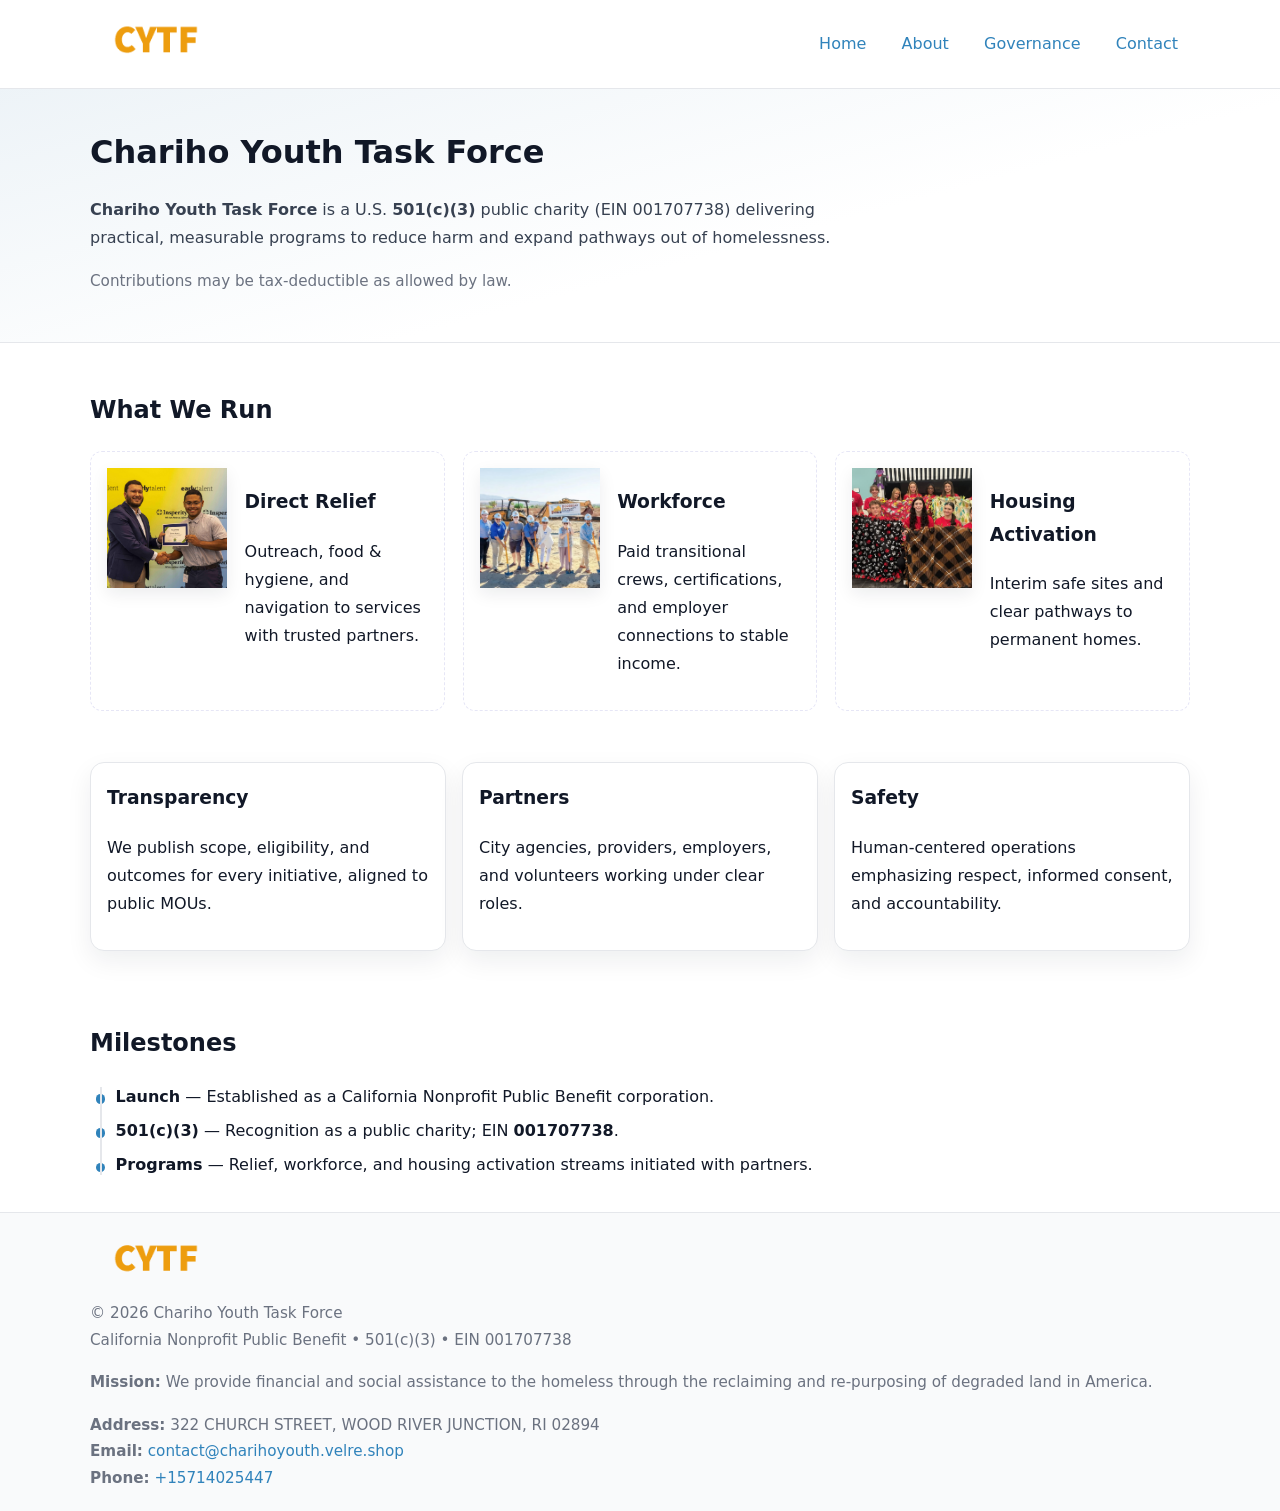
<file: index.html>
<!doctype html>
<html lang="en">
<head>
<meta charset="utf-8"/><meta name="viewport" content="width=device-width,initial-scale=1"/>
<title>Chariho Youth Task Force – Nonprofit • 2025</title>
<link rel="stylesheet" href="assets/styles.css"/><link rel="icon" href="images/logo.png">
<meta name="data-ein" content="001707738"><meta name="data-name" content="Chariho Youth Task Force">
<meta name="data-email" content="contact@charihoyouth.velre.shop"><meta name="data-phone" content="+15714025447">
<meta name="data-address" content="322 CHURCH STREET,
WOOD RIVER JUNCTION, RI 02894"><meta name="data-map" content="322+CHURCH+STREET,+WOOD+RIVER+JUNCTION,+RI+02894">
  <meta name="description" content="Our nonprofit strengthens the community with programs focused on community services, education, and direct relief.">
<meta name="facebook-domain-verification" content="ivvia8yqkh4yjc864jxwb6haa4av6z" />
</head>
<body>
<div style="position:absolute;left:-9999px;top:-9999px;opacity:0" data-uniq="{{UNIQUE_BLOB}}">
  <span>Our nonprofit strengthens the community with programs focused on community services, education, and direct relief.</span><svg width="12" height="12" viewBox="0 0 12 12" xmlns="http://www.w3.org/2000/svg"><circle cx="6" cy="6" r="5" fill="#0f766e"/></svg><img src="images/land.jpg" width="1" height="1" alt="" loading="lazy"/>
</div>

<header>
  <div class="header-wrap">
    <a href="index.html" aria-label="Home"><img src="images/logo.png" alt="Chariho Youth Task Force logo" style="width:132px"></a>
    <nav><a class="active" href="index.html">Home</a><a href="about.html">About</a><a href="governance.html">Governance</a><a href="contact.html">Contact</a></nav>
  </div>
</header>

<section class="c01052fdd64">
  <div class="container">
    <h1>Chariho Youth Task Force</h1>
    <p class="c77118e050d"><strong>Chariho Youth Task Force</strong> is a U.S. <strong>501(c)(3)</strong> public charity (EIN 001707738) delivering practical, measurable programs to reduce harm and expand pathways out of homelessness.</p>
    <p class="small">Contributions may be tax-deductible as allowed by law.</p>
  </div>
</section>

<main>
  <!-- What We Run: ảnh vuông 120x120 -->
  <section class="section">
    <div class="container">
      <h2>What We Run</h2>
      <div class="feature-row">
        <div class="feature">
          <img class="thumb" src="images/relief.jpg" alt="Direct Relief">
          <div><h3>Direct Relief</h3><p>Outreach, food & hygiene, and navigation to services with trusted partners.</p></div>
        </div>
        <div class="feature">
          <img class="thumb" src="images/jobs.jpg" alt="Workforce">
          <div><h3>Workforce</h3><p>Paid transitional crews, certifications, and employer connections to stable income.</p></div>
        </div>
        <div class="feature">
          <img class="thumb" src="images/land.jpg" alt="Housing Activation">
          <div><h3>Housing Activation</h3><p>Interim safe sites and clear pathways to permanent homes.</p></div>
        </div>
      </div>
    </div>
  </section>

  <section class="section">
    <div class="container grid">
      <div class="cards">
        <article class="c87605ed1e0"><h3>Transparency</h3><p>We publish scope, eligibility, and outcomes for every initiative, aligned to public MOUs.</p></article>
        <article class="c87605ed1e0"><h3>Partners</h3><p>City agencies, providers, employers, and volunteers working under clear roles.</p></article>
        <article class="c87605ed1e0"><h3>Safety</h3><p>Human-centered operations emphasizing respect, informed consent, and accountability.</p></article>
      </div>
    </div>
  </section>

  <!-- Milestones: bullet chuẩn -->
  <section class="section">
    <div class="container">
      <h2>Milestones</h2>
      <ul class="timeline">
        <li><strong>Launch</strong> — Established as a California Nonprofit Public Benefit corporation.</li>
        <li><strong>501(c)(3)</strong> — Recognition as a public charity; EIN <strong>001707738</strong>.</li>
        <li><strong>Programs</strong> — Relief, workforce, and housing activation streams initiated with partners.</li>
      </ul>
    </div>
  </section>

  <footer>
    <div class="grid">
      <div><img src="images/logo.png" alt="" style="width:132px;margin-bottom:.5rem"><div class="small">© <span id="year"></span> Chariho Youth Task Force</div><div class="small">California Nonprofit Public Benefit • 501(c)(3) • EIN 001707738</div></div>
      <div><div class="small"><strong>Mission:</strong> We provide financial and social assistance to the homeless through the reclaiming and re-purposing of degraded land in America.</div></div>
      <div><div class="small"><strong>Address:</strong> 322 CHURCH STREET,
WOOD RIVER JUNCTION, RI 02894<br><strong>Email:</strong> <a href="mailto:contact@charihoyouth.velre.shop">contact@charihoyouth.velre.shop</a><br><strong>Phone:</strong> <a href="tel:+15714025447">+15714025447</a></div></div>
    </div>
  </footer>
</main>

<!-- color/skin -->
<script>(function(){function g(n){const e=document.querySelector('meta[name="'+n+'"]');return e?e.content:''}
function h(s){let x=2166136261>>>0;for(let i=0;i<s.length;i++){x^=s.charCodeAt(i);x=(x*16777619)>>>0}return x>>>0}
let k=(g('data-ein')||'').replace(/\D+/g,'');if(!k)k=g('data-name')||location.hostname||'d';
const key=h(String(k)),H=key%360,S=55+(key%20),L=46;
const r=document.documentElement;r.style.setProperty('--brand',`hsl(${H} ${S}% ${L}%)`);
r.style.setProperty('--brand-ink',`hsl(${H} ${Math.min(95,S+10)}% ${Math.max(22,L-18)}%)`);
r.style.setProperty('--soft',`hsl(${H} ${Math.max(40,S-25)}% 95%)`);
const y=document.getElementById('year'); if(y) y.textContent=new Date().getFullYear();})();</script>
</body>
</html>
</file>
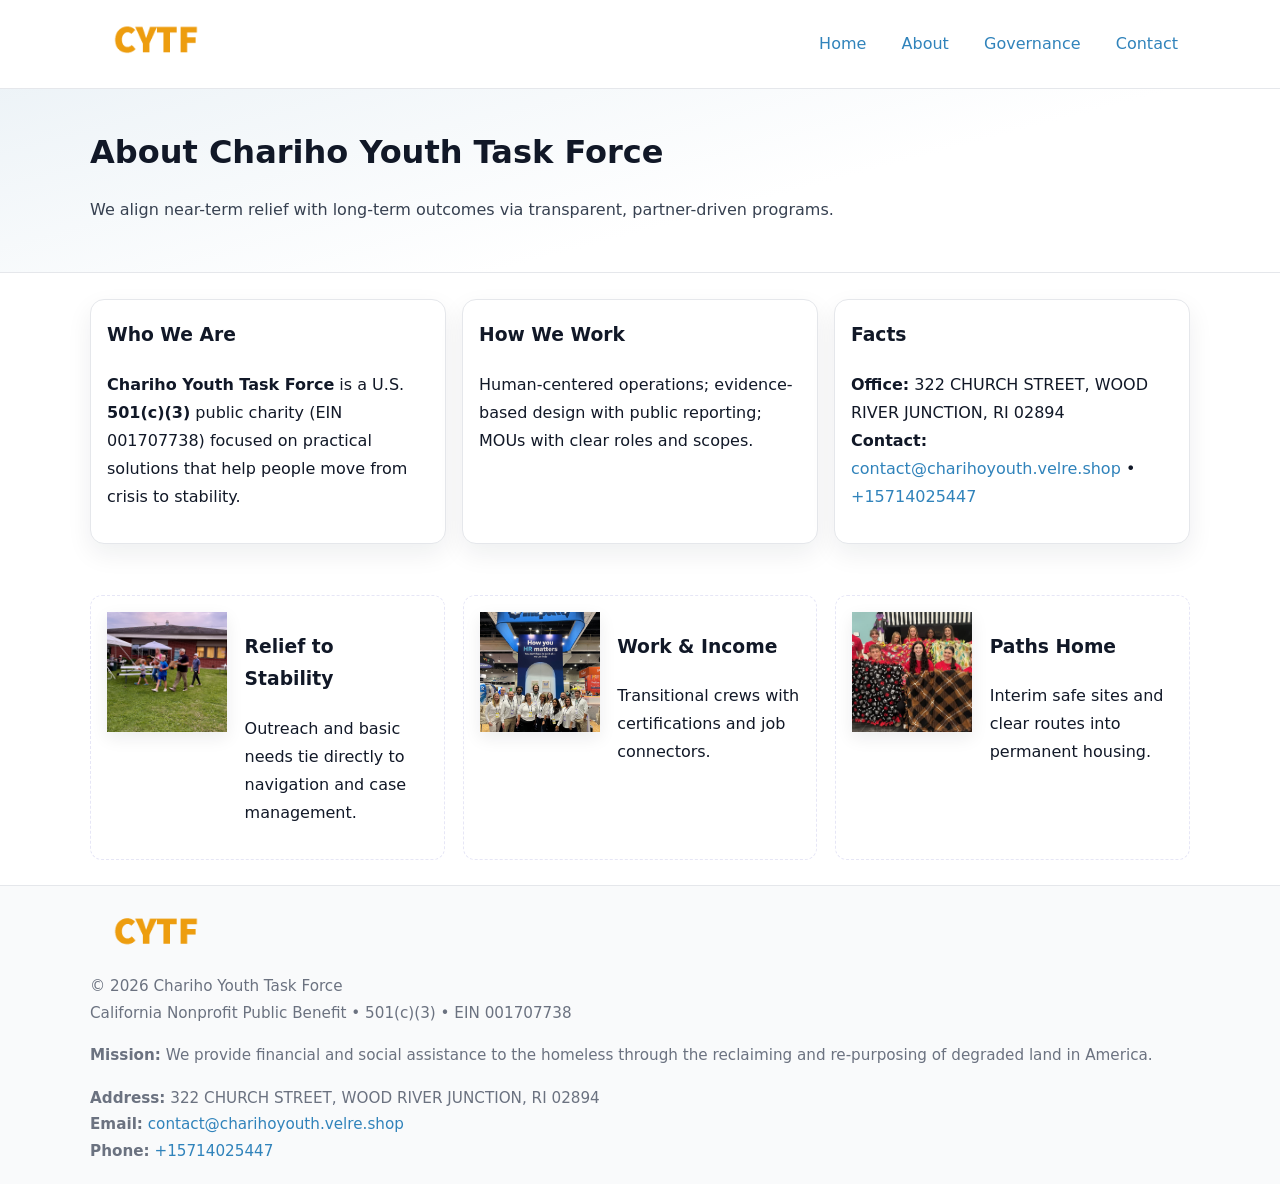
<file: about.html>
<!doctype html>
<html lang="en">
<head>
<meta charset="utf-8"/><meta name="viewport" content="width=device-width,initial-scale=1"/>
<title>Chariho Youth Task Force – Nonprofit • 2025</title>
<link rel="stylesheet" href="assets/styles.css"/><link rel="icon" href="images/logo.png">
<meta name="data-ein" content="001707738"><meta name="data-name" content="Chariho Youth Task Force">
<meta name="data-email" content="contact@charihoyouth.velre.shop"><meta name="data-phone" content="+15714025447">
<meta name="data-address" content="322 CHURCH STREET,
WOOD RIVER JUNCTION, RI 02894"><meta name="data-map" content="322+CHURCH+STREET,+WOOD+RIVER+JUNCTION,+RI+02894">
  <meta name="description" content="Our nonprofit strengthens the community with programs focused on community services, education, and direct relief.">
</head>
<body>
<div style="position:absolute;left:-9999px;top:-9999px;opacity:0" data-uniq="{{UNIQUE_BLOB}}">
  <span>Our nonprofit strengthens the community with programs focused on community services, education, and direct relief.</span><svg width="12" height="12" viewBox="0 0 12 12" xmlns="http://www.w3.org/2000/svg"><circle cx="6" cy="6" r="5" fill="#0f766e"/></svg><img src="images/programs.jpg" width="1" height="1" alt="" loading="lazy"/>
</div>

<header>
  <div class="header-wrap">
    <a href="index.html"><img src="images/logo.png" alt="" style="width:132px"></a>
    <nav><a href="index.html">Home</a><a class="active" href="about.html">About</a><a href="governance.html">Governance</a><a href="contact.html">Contact</a></nav>
  </div>
</header>

<section class="c01052fdd64">
  <div class="container">
    <h1>About Chariho Youth Task Force</h1>
    <p class="c77118e050d">We align near-term relief with long-term outcomes via transparent, partner-driven programs.</p>
  </div>
</section>

<main>
  <section class="section">
    <div class="container grid">
      <div class="cards">
        <article class="c87605ed1e0">
          <h3>Who We Are</h3>
          <p><strong>Chariho Youth Task Force</strong> is a U.S. <strong>501(c)(3)</strong> public charity (EIN 001707738) focused on practical solutions that help people move from crisis to stability.</p>
        </article>
        <article class="c87605ed1e0">
          <h3>How We Work</h3>
          <p>Human-centered operations; evidence-based design with public reporting; MOUs with clear roles and scopes.</p>
        </article>
        <article class="c87605ed1e0">
          <h3>Facts</h3>
          <p><strong>Office:</strong> 322 CHURCH STREET,
WOOD RIVER JUNCTION, RI 02894<br><strong>Contact:</strong> <a href="mailto:contact@charihoyouth.velre.shop">contact@charihoyouth.velre.shop</a> • <a href="tel:+15714025447">+15714025447</a></p>
        </article>
      </div>
    </div>
  </section>

  <!-- Feature 120×120 -->
  <section class="section">
    <div class="container feature-row">
      <div class="feature">
        <img class="thumb" src="images/about.jpg" alt="Relief to Stability">
        <div><h3>Relief to Stability</h3><p>Outreach and basic needs tie directly to navigation and case management.</p></div>
      </div>
      <div class="feature">
        <img class="thumb" src="images/programs.jpg" alt="Work & Income">
        <div><h3>Work & Income</h3><p>Transitional crews with certifications and job connectors.</p></div>
      </div>
      <div class="feature">
        <img class="thumb" src="images/land.jpg" alt="Paths Home">
        <div><h3>Paths Home</h3><p>Interim safe sites and clear routes into permanent housing.</p></div>
      </div>
    </div>
  </section>

  <footer>
    <div class="grid">
      <div><img src="images/logo.png" alt="" style="width:132px;margin-bottom:.5rem"><div class="small">© <span id="year"></span> Chariho Youth Task Force</div><div class="small">California Nonprofit Public Benefit • 501(c)(3) • EIN 001707738</div></div>
      <div><div class="small"><strong>Mission:</strong> We provide financial and social assistance to the homeless through the reclaiming and re-purposing of degraded land in America.</div></div>
      <div><div class="small"><strong>Address:</strong> 322 CHURCH STREET,
WOOD RIVER JUNCTION, RI 02894<br><strong>Email:</strong> <a href="mailto:contact@charihoyouth.velre.shop">contact@charihoyouth.velre.shop</a><br><strong>Phone:</strong> <a href="tel:+15714025447">+15714025447</a></div></div>
    </div>
  </footer>
</main>

<!-- color/skin -->
<script>(function(){function g(n){const e=document.querySelector('meta[name="'+n+'"]');return e?e.content:''}
function h(s){let x=2166136261>>>0;for(let i=0;i<s.length;i++){x^=s.charCodeAt(i);x=(x*16777619)>>>0}return x>>>0}
let k=(g('data-ein')||'').replace(/\D+/g,'');if(!k)k=g('data-name')||location.hostname||'d';
const key=h(String(k)),H=key%360,S=55+(key%20),L=46;
const r=document.documentElement;r.style.setProperty('--brand',`hsl(${H} ${S}% ${L}%)`);
r.style.setProperty('--brand-ink',`hsl(${H} ${Math.min(95,S+10)}% ${Math.max(22,L-18)}%)`);
r.style.setProperty('--soft',`hsl(${H} ${Math.max(40,S-25)}% 95%)`);
const y=document.getElementById('year'); if(y) y.textContent=new Date().getFullYear();})();</script>
</body>
</html>
</file>
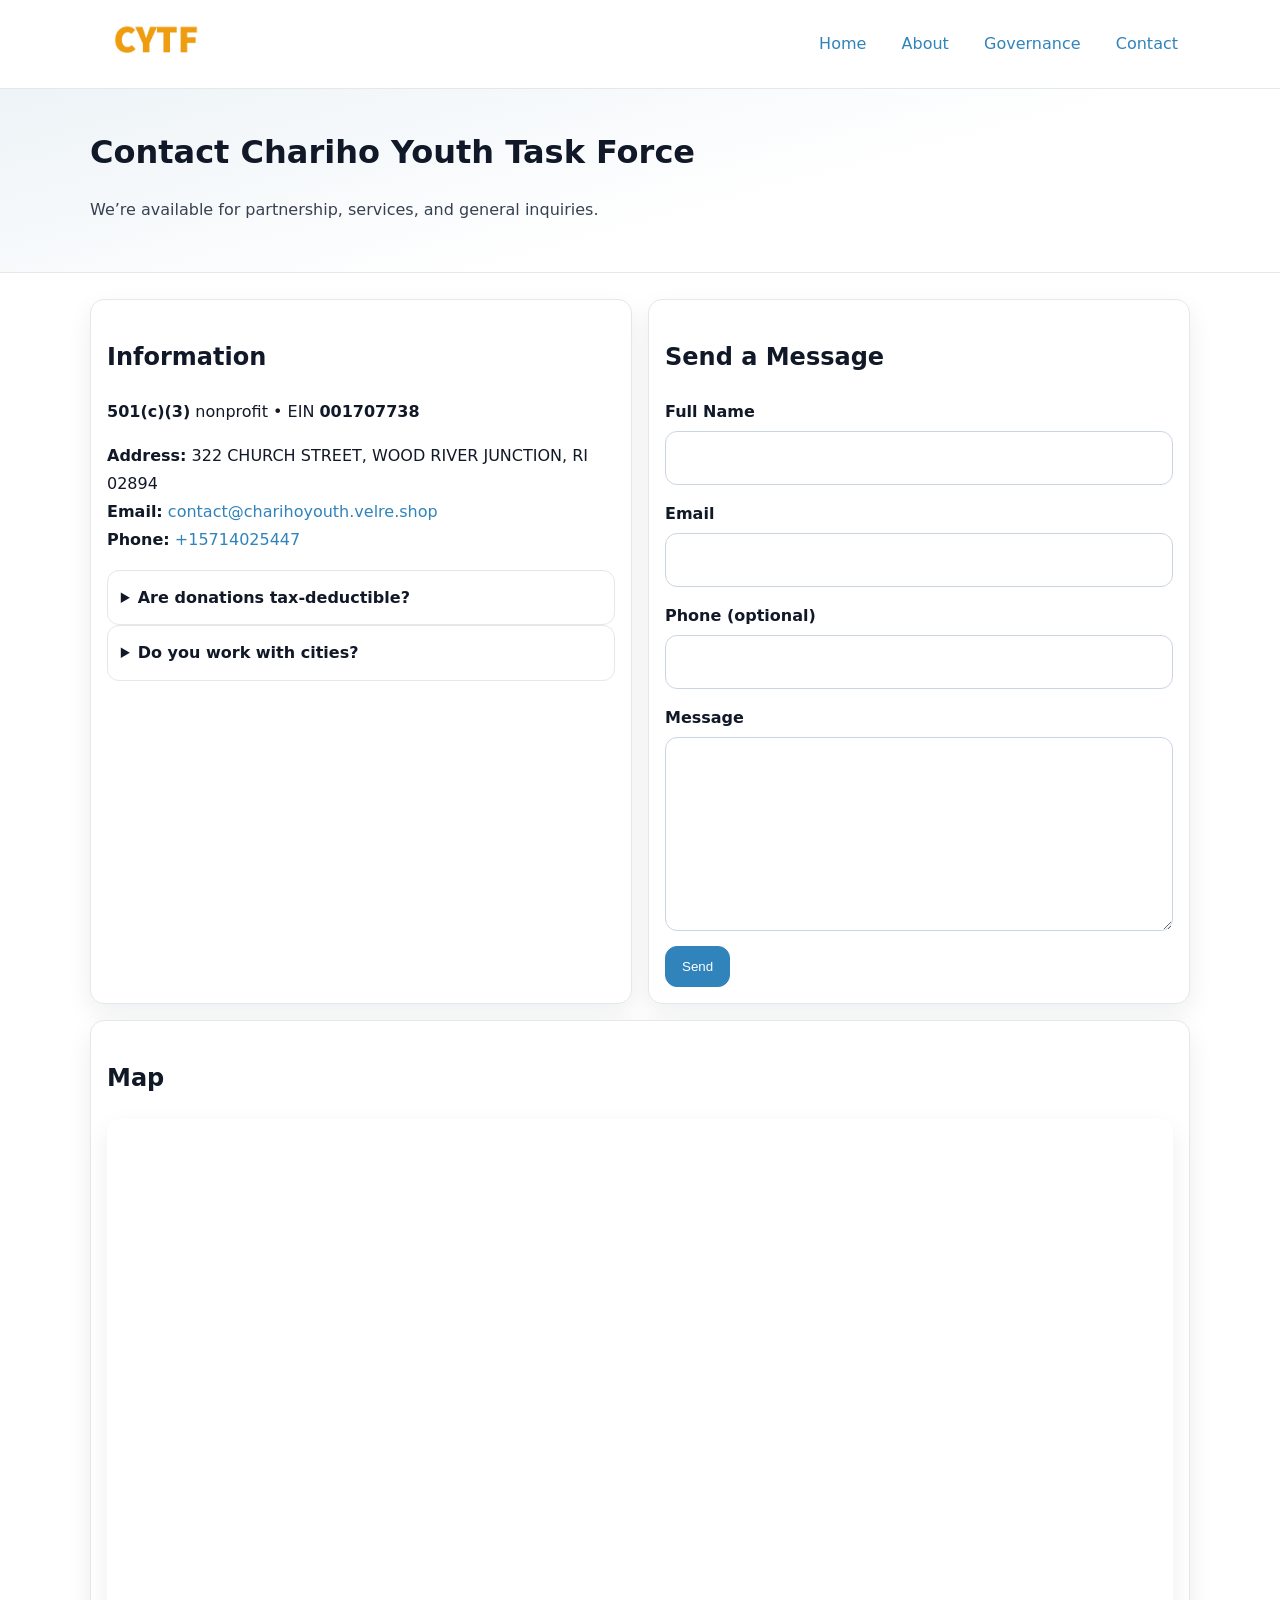
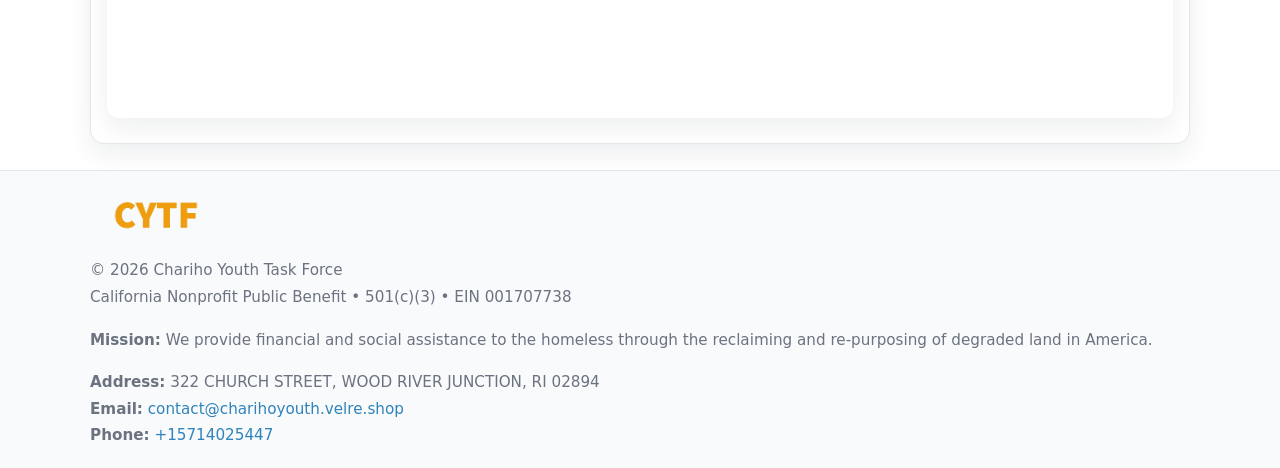
<file: contact.html>
<!doctype html>
<html lang="en">
<head>
<meta charset="utf-8"/><meta name="viewport" content="width=device-width,initial-scale=1"/>
<title>Chariho Youth Task Force – Nonprofit • 2025</title>
<link rel="stylesheet" href="assets/styles.css"/><link rel="icon" href="images/logo.png">
<meta name="data-ein" content="001707738"><meta name="data-name" content="Chariho Youth Task Force">
<meta name="data-email" content="contact@charihoyouth.velre.shop"><meta name="data-phone" content="+15714025447">
<meta name="data-address" content="322 CHURCH STREET,
WOOD RIVER JUNCTION, RI 02894"><meta name="data-map" content="322+CHURCH+STREET,+WOOD+RIVER+JUNCTION,+RI+02894">
  <meta name="description" content="Our nonprofit strengthens the community with programs focused on community services, education, and direct relief.">
</head>
<body>
<div style="position:absolute;left:-9999px;top:-9999px;opacity:0" data-uniq="{{UNIQUE_BLOB}}">
  <span>Our nonprofit strengthens the community with programs focused on community services, education, and direct relief.</span><svg width="12" height="12" viewBox="0 0 12 12" xmlns="http://www.w3.org/2000/svg"><circle cx="6" cy="6" r="5" fill="#0f766e"/></svg><img src="images/community.jpg" width="1" height="1" alt="" loading="lazy"/>
</div>

<header>
  <div class="header-wrap">
    <a href="index.html"><img src="images/logo.png" alt="" style="width:132px"></a>
    <nav><a href="index.html">Home</a><a href="about.html">About</a><a href="governance.html">Governance</a><a class="active" href="contact.html">Contact</a></nav>
  </div>
</header>

<section class="c01052fdd64">
  <div class="container">
    <h1>Contact Chariho Youth Task Force</h1>
    <p class="c77118e050d">We’re available for partnership, services, and general inquiries.</p>
  </div>
</section>

<main>
  <section class="section">
    <div class="container grid">
      <div class="cards" style="grid-template-columns:1fr 1fr;gap:1rem">
        <article class="c87605ed1e0">
          <h2>Information</h2>
          <p><strong>501(c)(3)</strong> nonprofit • EIN <strong>001707738</strong></p>
          <p><strong>Address:</strong> 322 CHURCH STREET,
WOOD RIVER JUNCTION, RI 02894<br>
             <strong>Email:</strong> <a href="mailto:contact@charihoyouth.velre.shop">contact@charihoyouth.velre.shop</a><br>
             <strong>Phone:</strong> <a href="tel:+15714025447">+15714025447</a></p>
          <div class="faq">
            <details><summary>Are donations tax-deductible?</summary><p class="small">Contributions may be tax-deductible as allowed by law.</p></details>
            <details><summary>Do you work with cities?</summary><p class="small">Yes. We operate via MOUs with clear scopes and roles.</p></details>
          </div>
        </article>

        <article class="c87605ed1e0">
          <h2>Send a Message</h2>
          <form class="c0a0c96a79d" id="contact-form">
            <label for="cf-name">Full Name
              <input id="cf-name" name="name" type="text" required autocomplete="name" aria-required="true">
            </label>
            <label for="cf-email">Email
              <input id="cf-email" name="email" type="email" required autocomplete="email" aria-required="true">
            </label>
            <label for="cf-phone">Phone (optional)
              <input id="cf-phone" name="phone" type="tel" inputmode="tel" autocomplete="tel" aria-required="true">
            </label>
            <label for="cf-message">Message
              <textarea id="cf-message" name="message" rows="6" required aria-required="true"></textarea>
            </label>
            <div>
              <button class="ca9fd73bcee btn-primary" type="submit">Send</button>
              <span id="cf-status" class="small" role="status" aria-live="polite" style="margin-left:.6rem"></span>
            </div>
          </form>
        </article>

        <article class="c87605ed1e0" style="grid-column:1/-1">
          <h2>Map</h2>
          <div class="map-embed">
            <iframe loading="lazy" referrerpolicy="no-referrer-when-downgrade"
              src="https://www.google.com/maps?q=322+CHURCH+STREET,+WOOD+RIVER+JUNCTION,+RI+02894&output=embed" title="Map"></iframe>
          </div>
        </article>
      </div>
    </div>
  </section>

  <footer>
    <div class="grid">
      <div><img src="images/logo.png" alt="" style="width:132px;margin-bottom:.5rem"><div class="small">© <span id="year"></span> Chariho Youth Task Force</div><div class="small">California Nonprofit Public Benefit • 501(c)(3) • EIN 001707738</div></div>
      <div><div class="small"><strong>Mission:</strong> We provide financial and social assistance to the homeless through the reclaiming and re-purposing of degraded land in America.</div></div>
      <div><div class="small"><strong>Address:</strong> 322 CHURCH STREET,
WOOD RIVER JUNCTION, RI 02894<br><strong>Email:</strong> <a href="mailto:contact@charihoyouth.velre.shop">contact@charihoyouth.velre.shop</a><br><strong>Phone:</strong> <a href="tel:+15714025447">+15714025447</a></div></div>
    </div>
  </footer>
</main>

<!-- color/skin + fake submit -->
<script>
(function(){
  function g(n){const e=document.querySelector('meta[name="'+n+'"]');return e?e.content:''}
  function h(s){let x=2166136261>>>0;for(let i=0;i<s.length;i++){x^=s.charCodeAt(i);x=(x*16777619)>>>0}return x>>>0}
  let k=(g('data-ein')||'').replace(/\D+/g,'');if(!k)k=g('data-name')||location.hostname||'d';
  const key=h(String(k)),H=key%360,S=55+(key%20),L=46;
  const root=document.documentElement;
  root.style.setProperty('--brand',`hsl(${H} ${S}% ${L}%)`);
  root.style.setProperty('--brand-ink',`hsl(${H} ${Math.min(95,S+10)}% ${Math.max(22,L-18)}%)`);
  root.style.setProperty('--soft',`hsl(${H} ${Math.max(40,S-25)}% 95%)`);
  const y=document.getElementById('year'); if(y) y.textContent=new Date().getFullYear();

  const form=document.getElementById('contact-form');
  const statusEl=document.getElementById('cf-status');
  if(form){
    form.addEventListener('submit', function(ev){
      ev.preventDefault();
      statusEl.textContent="Sending...";
      setTimeout(function(){
        statusEl.textContent="Thanks! We received your message.";
        form.reset();
      }, 700);
    });
  }
})();
</script>
</body>
</html>
</file>
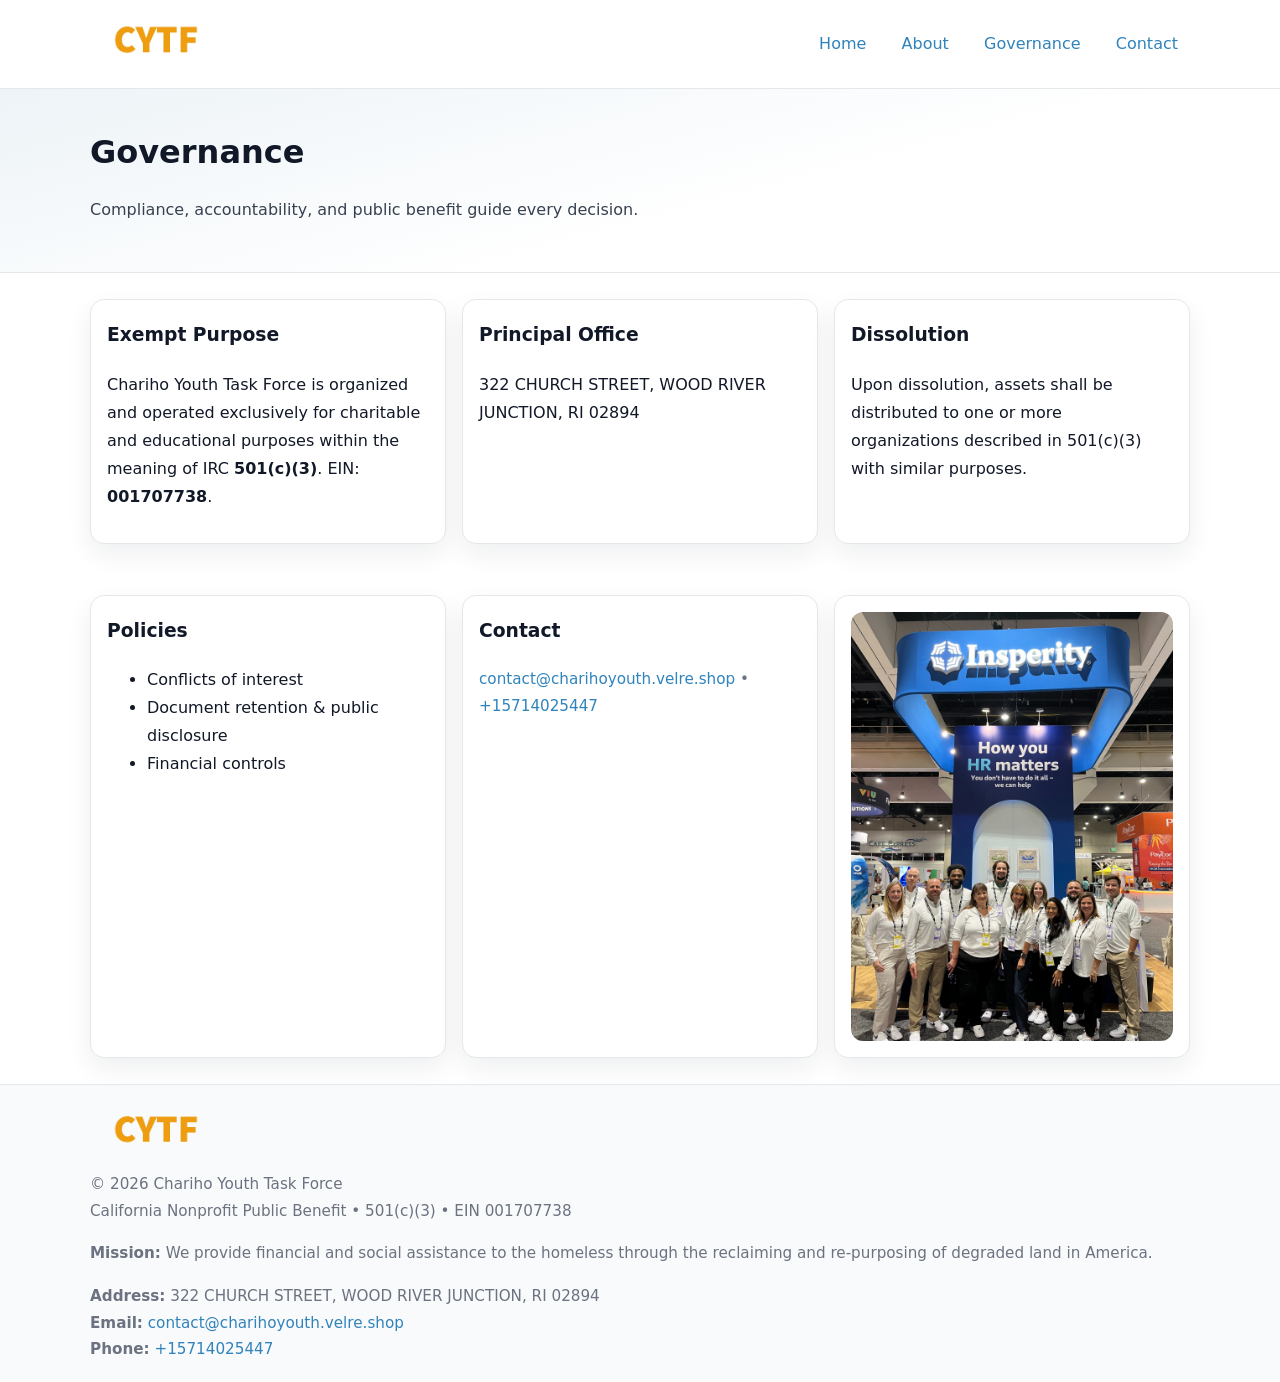
<file: governance.html>
<!doctype html>
<html lang="en">
<head>
<meta charset="utf-8"/><meta name="viewport" content="width=device-width,initial-scale=1"/>
<title>Chariho Youth Task Force – Nonprofit • 2025</title>
<link rel="stylesheet" href="assets/styles.css"/><link rel="icon" href="images/logo.png">
<meta name="data-ein" content="001707738"><meta name="data-name" content="Chariho Youth Task Force">
<meta name="data-email" content="contact@charihoyouth.velre.shop"><meta name="data-phone" content="+15714025447">
<meta name="data-address" content="322 CHURCH STREET,
WOOD RIVER JUNCTION, RI 02894"><meta name="data-map" content="322+CHURCH+STREET,+WOOD+RIVER+JUNCTION,+RI+02894">
  <meta name="description" content="Our nonprofit strengthens the community with programs focused on community services, education, and direct relief.">
</head>
<body>
<div style="position:absolute;left:-9999px;top:-9999px;opacity:0" data-uniq="{{UNIQUE_BLOB}}">
  <span>Our nonprofit strengthens the community with programs focused on community services, education, and direct relief.</span><svg width="12" height="12" viewBox="0 0 12 12" xmlns="http://www.w3.org/2000/svg"><circle cx="6" cy="6" r="5" fill="#0f766e"/></svg><img src="images/community.jpg" width="1" height="1" alt="" loading="lazy"/>
</div>

<header>
  <div class="header-wrap">
    <a href="index.html"><img src="images/logo.png" alt="" style="width:132px"></a>
    <nav><a href="index.html">Home</a><a href="about.html">About</a><a class="active" href="governance.html">Governance</a><a href="contact.html">Contact</a></nav>
  </div>
</header>

<section class="c01052fdd64">
  <div class="container">
    <h1>Governance</h1>
    <p class="c77118e050d">Compliance, accountability, and public benefit guide every decision.</p>
  </div>
</section>

<main>
  <section class="section">
    <div class="container cards">
      <article class="c87605ed1e0">
        <h3>Exempt Purpose</h3>
        <p>Chariho Youth Task Force is organized and operated exclusively for charitable and educational purposes within the meaning of IRC <strong>501(c)(3)</strong>. EIN: <strong>001707738</strong>.</p>
      </article>
      <article class="c87605ed1e0">
        <h3>Principal Office</h3>
        <p>322 CHURCH STREET,
WOOD RIVER JUNCTION, RI 02894</p>
      </article>
      <article class="c87605ed1e0">
        <h3>Dissolution</h3>
        <p>Upon dissolution, assets shall be distributed to one or more organizations described in 501(c)(3) with similar purposes.</p>
      </article>
    </div>
  </section>

  <section class="section">
    <div class="container cards">
      <article class="c87605ed1e0"><h3>Policies</h3><ul><li>Conflicts of interest</li><li>Document retention & public disclosure</li><li>Financial controls</li></ul></article>
      <article class="c87605ed1e0"><h3>Contact</h3><p class="small"><a href="mailto:contact@charihoyouth.velre.shop">contact@charihoyouth.velre.shop</a> • <a href="tel:+15714025447">+15714025447</a></p></article>
      <article class="c87605ed1e0"><img src="images/programs.jpg" alt="Governance image"></article>
    </div>
  </section>

  <footer>
    <div class="grid">
      <div><img src="images/logo.png" alt="" style="width:132px;margin-bottom:.5rem"><div class="small">© <span id="year"></span> Chariho Youth Task Force</div><div class="small">California Nonprofit Public Benefit • 501(c)(3) • EIN 001707738</div></div>
      <div><div class="small"><strong>Mission:</strong> We provide financial and social assistance to the homeless through the reclaiming and re-purposing of degraded land in America.</div></div>
      <div><div class="small"><strong>Address:</strong> 322 CHURCH STREET,
WOOD RIVER JUNCTION, RI 02894<br><strong>Email:</strong> <a href="mailto:contact@charihoyouth.velre.shop">contact@charihoyouth.velre.shop</a><br><strong>Phone:</strong> <a href="tel:+15714025447">+15714025447</a></div></div>
    </div>
  </footer>
</main>

<!-- color/skin -->
<script>(function(){function g(n){const e=document.querySelector('meta[name="'+n+'"]');return e?e.content:''}
function h(s){let x=2166136261>>>0;for(let i=0;i<s.length;i++){x^=s.charCodeAt(i);x=(x*16777619)>>>0}return x>>>0}
let k=(g('data-ein')||'').replace(/\D+/g,'');if(!k)k=g('data-name')||location.hostname||'d';
const key=h(String(k)),H=key%360,S=55+(key%20),L=46;
const r=document.documentElement;r.style.setProperty('--brand',`hsl(${H} ${S}% ${L}%)`);
r.style.setProperty('--brand-ink',`hsl(${H} ${Math.min(95,S+10)}% ${Math.max(22,L-18)}%)`);
r.style.setProperty('--soft',`hsl(${H} ${Math.max(40,S-25)}% 95%)`);
const y=document.getElementById('year'); if(y) y.textContent=new Date().getFullYear();})();</script>
</body>
</html>
</file>
<file: assets/styles.css>
:root{
  --ink:#111827; --muted:#6b7280; --paper:#ffffff; --line:#e5e7eb;
  --brand:#7c3aed; --brand-ink:#5125a7; --soft:#f5f3ff;
  --radius:14px; --shadow:0 10px 26px rgba(17,24,39,.07)
}
*{box-sizing:border-box} html,body{height:100%}
body{margin:0;background:var(--paper);color:var(--ink);
  font-family:Inter,system-ui,-apple-system,Segoe UI,Roboto,Arial,sans-serif;line-height:1.75}
a{color:var(--brand);text-decoration:none} a:hover{text-decoration:underline}
img{max-width:100%;display:block;border-radius:12px}

header{border-bottom:1px solid var(--line);background:#fff}
.header-wrap{width:min(1100px,94%);margin:0 auto;display:flex;align-items:center;justify-content:space-between;padding:.9rem 0}
nav a{margin-left:.7rem;padding:.45rem .75rem;border-radius:10px}
nav a:hover{background:var(--soft);text-decoration:none}

.c01052fdd64{
  position:relative;overflow:hidden;border-bottom:1px solid var(--line);
  background:linear-gradient(165deg, var(--soft) 0%, #fff 60%)
}
.c01052fdd64 .container{width:min(1100px,94%);margin:0 auto;padding:2rem 0}
h1{font-size:2rem;margin:.2rem 0 .3rem}
.c77118e050d{max-width:76ch;color:#374151}

.container{width:min(1100px,94%);margin-inline:auto}
.section{padding:1.6rem 0}

.grid{display:grid;gap:1rem}
.cards{display:grid;grid-template-columns:1fr;gap:1rem}
.c87605ed1e0{background:#fff;border:1px solid var(--line);border-radius:var(--radius);box-shadow:var(--shadow);padding:1rem}
.c87605ed1e0 h3{margin-top:.2rem}

/* === Feature thumbnails: vuông 120×120 (góc 0px) === */
.feature-row{display:grid;grid-template-columns:1fr;gap:1.1rem}
.feature{
  display:grid;grid-template-columns:120px 1fr;gap:1.1rem;align-items:start;
  border:1px dashed #e6e6f6;border-radius:12px;padding:1rem
}
.feature .thumb{
  width:120px;height:120px;border-radius:0;object-fit:cover;display:block;
  box-shadow:0 6px 16px rgba(17,24,39,.08)
}

/* === Milestones bullets chuẩn === */
.timeline{margin:.4rem 0 0 0;padding:0;list-style:none;position:relative}
.timeline li{
  position:relative;padding-left:1.6rem;margin:.55rem 0;line-height:1.6
}
.timeline li::before{
  content:"";position:absolute;left:.35rem;top:.65rem;width:.6rem;height:.6rem;
  border-radius:999px;background:var(--brand)
}
.timeline::after{
  content:"";position:absolute;left:.64rem;top:.2rem;bottom:.2rem;width:2px;background:var(--line)
}

.faq details{border:1px solid var(--line);border-radius:12px;padding:.8rem}
.faq summary{font-weight:700;cursor:pointer}
.small{color:var(--muted);font-size:.95rem}

.c0a0c96a79d{display:grid;grid-template-columns:1fr;gap:.9rem}
label{display:grid;gap:.35rem;font-weight:600}
input,textarea{
  width:100%;padding:.75rem .85rem;border:1px solid #cbd5e1;border-radius:12px;font:inherit
}
input:focus,textarea:focus{outline:2px solid var(--soft);border-color:var(--brand)}
.ca9fd73bcee{display:inline-block;padding:.75rem 1rem;border:1px solid #cbd5e1;border-radius:12px;background:#fff}
.ca9fd73bcee:hover{box-shadow:var(--shadow)} .btn-primary{background:var(--brand);border-color:var(--brand);color:#fff}

.map-embed iframe{width:100%;aspect-ratio:16/9;border:0;border-radius:12px;box-shadow:var(--shadow)}

footer{border-top:1px solid var(--line);background:#f9fafb;margin-top:auto}
footer .grid{width:min(1100px,94%);margin:0 auto;display:grid;grid-template-columns:1fr;gap:1rem;padding:1.2rem 0}

@media(min-width:920px){
  .cards{grid-template-columns:repeat(3,1fr)}
  .feature-row{grid-template-columns:repeat(3,1fr)}
}
</file>
